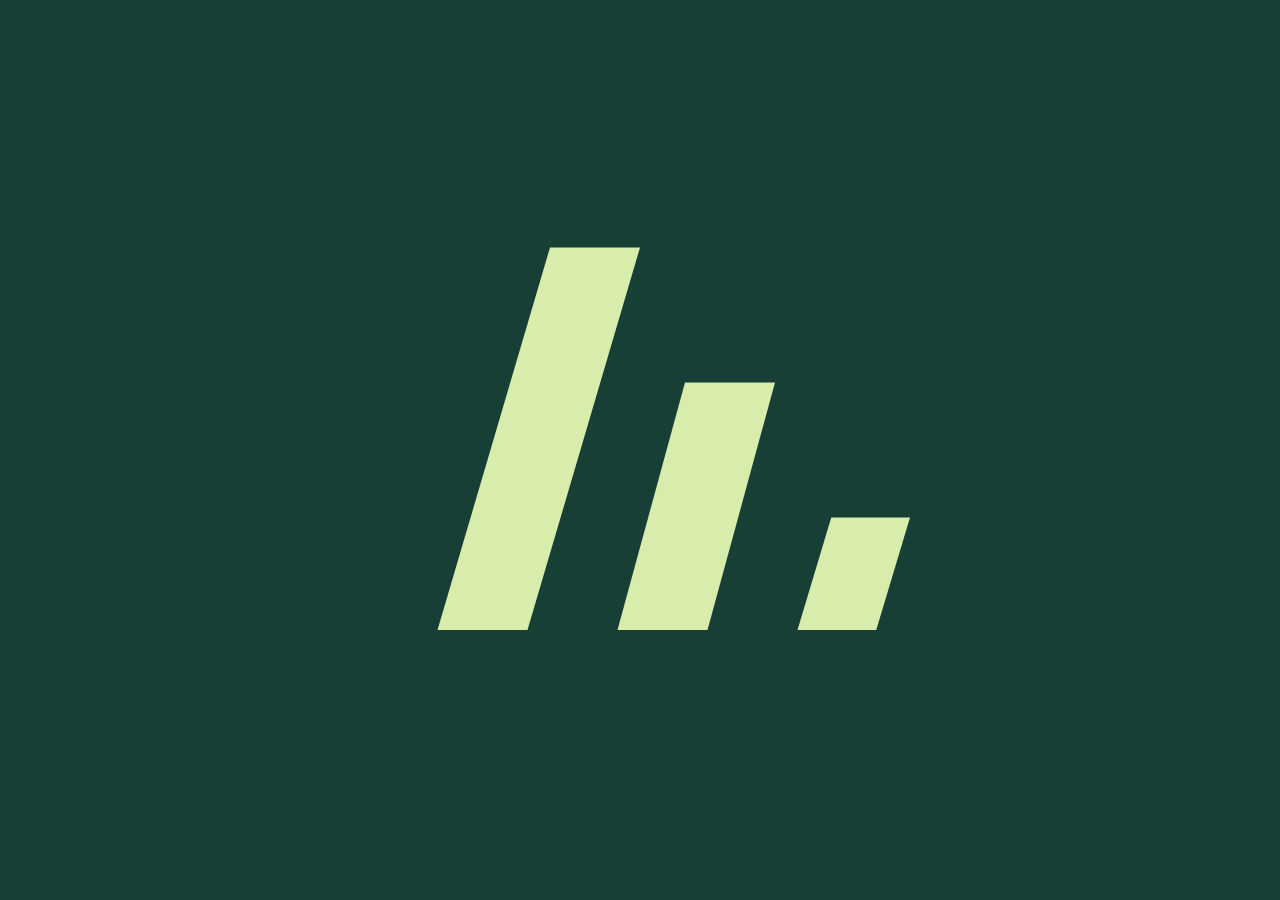
<file: scripts/icon.html>
<!doctype html>
<html lang="en">
  <head>
    <meta charset="utf-8" />
    <meta name="robots" content="noindex" />
    <title>Project icon</title>
    <style>
      html,
      body {
        margin: 0;
        padding: 0;
        width: 100%;
        height: 100%;
        background: #173f35;
      }
      img {
        width: 100%;
        height: 100%;
        display: block;
      }
    </style>
  </head>
  <body>
    <img src="../assets/mark.svg" alt="Agentic Consensus" />
  </body>
</html>
</file>
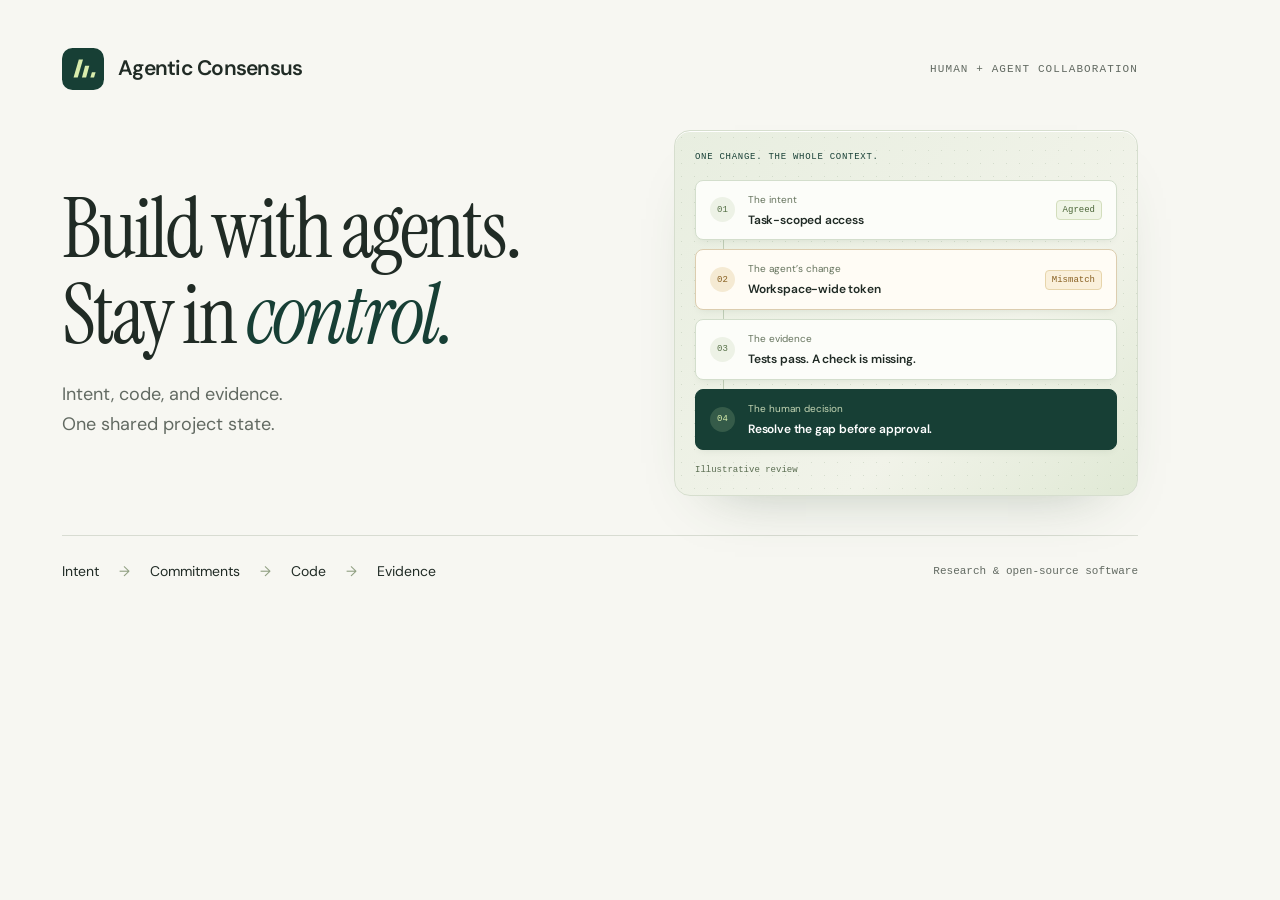
<file: scripts/social-card.html>
<!doctype html>
<html lang="en">
  <head>
    <meta charset="utf-8" />
    <meta name="robots" content="noindex" />
    <title>Agentic Consensus share card</title>
    <link rel="stylesheet" href="../styles.css" />
    <style>
      html,
      body {
        width: 1200px;
        height: 630px;
        overflow: hidden;
      }
      .card {
        padding: 48px 62px;
        height: 630px;
        display: flex;
        flex-direction: column;
        position: relative;
      }
      .card-top {
        display: flex;
        justify-content: space-between;
        align-items: center;
      }
      .card-top .brand {
        font-size: 21px;
        gap: 14px;
      }
      .card-top .brand img {
        width: 42px;
        height: 42px;
      }
      .card-top > span:not(.brand) {
        font: 11px var(--mono);
        color: var(--muted);
        letter-spacing: 0.1em;
      }
      .card h1 {
        font-size: 83px;
        line-height: 1.04;
        margin-top: 0;
        letter-spacing: -0.035em;
      }
      .card h1 em {
        color: var(--green);
      }
      .card-bottom {
        display: flex;
        justify-content: space-between;
        align-items: center;
        margin-top: auto;
        border-top: 1px solid var(--line);
        padding-top: 24px;
      }
      .chain {
        display: flex;
        gap: 20px;
        align-items: center;
        font-size: 14px;
      }
      .chain i {
        font-style: normal;
        color: #8f9f81;
      }
      .card-bottom > span {
        font: 11px var(--mono);
        color: var(--muted);
      }
      .card-body {
        display: grid;
        grid-template-columns: 1.25fr 1fr;
        align-items: center;
        gap: 32px;
        margin-top: 40px;
      }
      .card-body > .card-copy > p {
        font-size: 18px;
        line-height: 1.65;
        margin-top: 22px;
        max-width: 410px;
      }
      .hero-trace {
        padding: 20px;
      }
      .trace-node {
        min-height: 60px;
        padding: 11px 14px;
      }
      .trace-content strong {
        font-size: 12px;
      }
      .trace-nodes {
        gap: 9px;
      }
      .trace-caption {
        margin-top: 15px;
      }
      .trace-heading {
        margin-bottom: 15px;
      }
      .trace-nodes::before {
        animation: none;
      }
    </style>
  </head>
  <body>
    <div class="card">
      <div class="card-top">
        <span class="brand"
          ><img src="../assets/mark.svg" alt="" />Agentic Consensus</span
        ><span>HUMAN + AGENT COLLABORATION</span>
      </div>
      <div class="card-body">
        <div class="card-copy">
          <h1>Build with agents.<br />Stay in <em>control.</em></h1>
          <p>Intent, code, and evidence.<br />One shared project state.</p>
        </div>
        <div class="hero-trace">
          <div class="trace-heading">
            <span class="eyebrow">One change. The whole context.</span>
          </div>
          <div class="trace-nodes">
            <div class="trace-node">
              <span class="trace-index">01</span
              ><span class="trace-content"
                ><small>The intent</small
                ><strong>Task-scoped access</strong></span
              ><span class="trace-tag">Agreed</span>
            </div>
            <div class="trace-node trace-change">
              <span class="trace-index">02</span
              ><span class="trace-content"
                ><small>The agent’s change</small
                ><strong>Workspace-wide token</strong></span
              ><span class="trace-tag amber">Mismatch</span>
            </div>
            <div class="trace-node">
              <span class="trace-index">03</span
              ><span class="trace-content"
                ><small>The evidence</small
                ><strong>Tests pass. A check is missing.</strong></span
              >
            </div>
            <div class="trace-node trace-human">
              <span class="trace-index">04</span
              ><span class="trace-content"
                ><small>The human decision</small
                ><strong>Resolve the gap before approval.</strong></span
              >
            </div>
          </div>
          <p class="trace-caption">Illustrative review</p>
        </div>
      </div>
      <div class="card-bottom">
        <div class="chain">
          <span>Intent</span><i>→</i><span>Commitments</span><i>→</i
          ><span>Code</span><i>→</i><span>Evidence</span>
        </div>
        <span>Research &amp; open-source software</span>
      </div>
    </div>
  </body>
</html>
</file>
<file: styles.css>
@font-face {
  font-family: DM Sans;
  src: url("./assets/fonts/dm-sans.ttf") format("truetype");
  font-weight: 400;
  font-display: swap;
}
@font-face {
  font-family: DM Sans;
  src: url("./assets/fonts/dm-sans-semibold.ttf") format("truetype");
  font-weight: 600 800;
  font-display: swap;
}
@font-face {
  font-family: Instrument Serif;
  src: url("./assets/fonts/instrument-serif.ttf") format("truetype");
  font-weight: 400;
  font-display: swap;
}
@font-face {
  font-family: Instrument Serif;
  src: url("./assets/fonts/instrument-serif-italic.ttf") format("truetype");
  font-weight: 400;
  font-style: italic;
  font-display: swap;
}
:root {
  --paper: #f7f7f2;
  --white: #fff;
  --ink: #202b25;
  --muted: #626a62;
  --line: #d8dcd2;
  --green: #173f35;
  --green-soft: #e8edde;
  --lime: #d8ecac;
  --mono: "SFMono-Regular", Consolas, "Liberation Mono", monospace;
  --serif: "Instrument Serif", Georgia, serif;
  --sans: "DM Sans", Arial, sans-serif;
  --wrap: 1200px;
}
* {
  box-sizing: border-box;
}
html {
  scroll-behavior: smooth;
  scroll-padding-top: 110px;
}
body {
  margin: 0;
  color: var(--ink);
  background: var(--paper);
  font: 16px/1.6 var(--sans);
  -webkit-font-smoothing: antialiased;
}
a {
  color: inherit;
  text-decoration: none;
}
button {
  font: inherit;
  color: inherit;
  cursor: pointer;
}
button,
a {
  -webkit-tap-highlight-color: transparent;
}
button {
  border: 0;
  background: none;
}
img {
  max-width: 100%;
  display: block;
}
h1,
h2,
h3,
p,
blockquote {
  margin: 0;
}
h1,
h2 {
  font-family: var(--serif);
  font-weight: 400;
  line-height: 1.05;
  letter-spacing: -0.025em;
}
h1 em,
h2 em {
  font-weight: 400;
  color: var(--green);
}
h3 {
  line-height: 1.35;
}
p {
  color: var(--muted);
}
strong,
b {
  font-weight: 600;
}
::selection {
  color: var(--green);
  background: var(--lime);
}
:focus-visible {
  outline: 3px solid #6b8751;
  outline-offset: 5px;
  border-radius: 2px;
}
[hidden] {
  display: none !important;
}
.wrap {
  width: min(var(--wrap), calc(100% - 112px));
  margin-inline: auto;
}
.section-space {
  padding-block: 108px;
}
.eyebrow {
  font-family: var(--mono);
  font-size: 11px;
  line-height: 1.5;
  letter-spacing: 0.12em;
  text-transform: uppercase;
  color: var(--green);
  font-weight: 400;
}
.skip-link {
  position: fixed;
  top: 8px;
  left: 16px;
  transform: translateY(-200%);
  z-index: 100;
  background: var(--green);
  color: white;
  padding: 12px 20px;
}
.skip-link:focus {
  transform: none;
}
.status-dot {
  width: 6px;
  height: 6px;
  background: currentColor;
  border-radius: 50%;
  display: inline-block;
  flex-shrink: 0;
}
.site-header {
  position: sticky;
  top: 0;
  z-index: 20;
  border-bottom: 1px solid var(--line);
  background: rgba(247, 247, 242, 0.96);
  backdrop-filter: blur(16px);
}
.header-inner {
  width: min(1320px, calc(100% - 80px));
  height: 80px;
  margin: auto;
  display: flex;
  align-items: center;
  justify-content: space-between;
  gap: 26px;
}
.brand {
  display: inline-flex;
  align-items: center;
  gap: 11px;
  font-size: 16px;
  font-weight: 600;
  white-space: nowrap;
  letter-spacing: -0.035em;
}
.top-nav {
  display: flex;
  align-items: center;
  gap: 34px;
}
.top-nav a {
  font-size: 13px;
  color: var(--muted);
  padding-block: 14px;
  transition: color 0.18s;
}
.top-nav a:hover,
.top-nav a[aria-current] {
  color: var(--green);
}
.header-code {
  display: flex;
  gap: 10px;
  align-items: center;
  min-height: 44px;
  font-size: 13px;
  font-weight: 600;
}
.header-code svg {
  width: 18px;
  fill: none;
  stroke: currentColor;
  stroke-width: 1.5;
  stroke-linecap: round;
  stroke-linejoin: round;
}
.menu-toggle,
.mobile-nav {
  display: none;
}
.hero {
  padding-top: 58px;
}
.hero-eyebrow {
  display: flex;
  align-items: center;
  justify-content: space-between;
  gap: 20px;
  margin-bottom: 33px;
}
.hero-eyebrow .eyebrow {
  display: flex;
  gap: 11px;
  align-items: center;
}
.edition {
  font-family: var(--mono);
  font-size: 10px;
  color: var(--muted);
  letter-spacing: 0.02em;
}
.hero h1 {
  font-size: clamp(64px, 7.8vw, 112px);
  max-width: 1190px;
  line-height: 1.01;
  letter-spacing: -0.035em;
}
.hero h1 em {
  white-space: nowrap;
}
.hero-bottom {
  margin-top: 35px;
  display: flex;
  gap: 60px;
  justify-content: space-between;
  align-items: center;
}
.hero-description {
  max-width: 575px;
  font-size: 17px;
  line-height: 1.75;
}
.hero-description strong {
  color: var(--ink);
}
.hero-actions {
  display: flex;
  gap: 10px;
  flex-shrink: 0;
}
.button {
  min-height: 50px;
  padding: 12px 20px;
  border: 1px solid var(--line);
  border-radius: 5px;
  display: inline-flex;
  justify-content: center;
  align-items: center;
  gap: 24px;
  font-size: 13px;
  font-weight: 600;
  line-height: 1.5;
  transition:
    background 0.2s,
    transform 0.2s,
    border-color 0.2s;
}
.button.primary {
  color: var(--paper);
  background: var(--green);
  border-color: var(--green);
}
.button.primary:hover {
  background: #265544;
  border-color: #265544;
}
.button.secondary:hover {
  background: #eceee6;
  border-color: #bdc5b6;
}
.button:hover {
  transform: translateY(-2px);
}
.button span {
  font-size: 18px;
  font-weight: 400;
}
.walkthrough {
  padding-top: 60px;
}
.walkthrough-intro {
  display: flex;
  justify-content: space-between;
  gap: 80px;
  align-items: flex-end;
  margin-bottom: 32px;
}
.walkthrough-intro h2 {
  font-size: 43px;
  line-height: 1.08;
  margin-top: 16px;
}
.walkthrough-intro > p {
  max-width: 390px;
  font-size: 14px;
  padding-bottom: 3px;
}
.review-demo {
  border: 1px solid #b8c4b7;
  border-radius: 10px;
  overflow: hidden;
  background: var(--white);
  box-shadow: 0 18px 40px -26px #18372940;
}
.demo-topbar {
  display: flex;
  align-items: center;
  justify-content: space-between;
  padding: 16px 24px;
  background: var(--green);
  color: #e4eade;
  gap: 20px;
  font-size: 11px;
}
.demo-name {
  display: flex;
  gap: 10px;
  align-items: center;
  flex-wrap: wrap;
  font-weight: 600;
}
.demo-name img {
  border: 1px solid #527162;
  border-radius: 6px;
}
.demo-name > span:last-child {
  font-weight: 400;
  color: #c5d2c6;
}
.demo-divider {
  color: #839a8c;
  margin-inline: 7px;
}
.demo-label {
  font-family: var(--mono);
  font-size: 10px;
  color: #c5d2c6;
  white-space: nowrap;
}
.demo-body {
  display: grid;
  grid-template-columns: 290px minmax(0, 1fr);
}
.demo-tabs {
  padding: 28px 15px;
  background: #eff1e9;
  border-right: 1px solid var(--line);
  display: flex;
  flex-direction: column;
  gap: 7px;
}
.demo-tabs button {
  display: flex;
  gap: 13px;
  align-items: flex-start;
  padding: 18px 14px;
  border: 1px solid transparent;
  border-radius: 5px;
  line-height: 1.4;
  text-align: left;
  font-size: 12px;
  color: #536456;
  transition: background 0.2s;
}
.demo-tabs button small {
  display: block;
  font-size: 10px;
  margin-top: 7px;
  font-weight: 400;
  color: #596459;
}
.demo-tabs button[aria-selected="true"] {
  border-color: #b9c6b0;
  background: #fbfcf8;
  box-shadow: 0 3px 6px #18372906;
  color: var(--green);
}
.demo-tabs button:hover {
  background: #f9faf5;
}
.step-number {
  font: 10px/1.6 var(--mono);
  padding-top: 2px;
  opacity: 1;
}
.step-arrow {
  margin-left: auto;
  opacity: 0;
}
.demo-tabs button[aria-selected="true"] .step-arrow {
  opacity: 1;
}
.demo-content {
  min-width: 0;
}
.demo-panel {
  padding: 29px 38px 25px;
  min-height: 373px;
}
.panel-meta {
  display: flex;
  justify-content: space-between;
  align-items: center;
  gap: 20px;
  font: 9px/1.5 var(--mono);
  color: #606b61;
  letter-spacing: 0.06em;
}
.pill {
  padding: 5px 9px;
  background: #eef3e4;
  color: #416044;
  border: 1px solid #d6e3c4;
  border-radius: 4px;
  white-space: nowrap;
  letter-spacing: 0;
}
.pill.warning {
  background: #fcf3e3;
  border-color: #e9d4ab;
  color: #8b5c20;
}
.demo-panel blockquote {
  font-family: var(--serif);
  font-size: 33px;
  line-height: 1.15;
  margin: 23px 0 14px;
}
.intent-line {
  display: flex;
  align-items: center;
  gap: 12px;
  font: 9px var(--mono);
  color: #68765b;
  width: 230px;
  margin: 17px 0;
}
.intent-line span:first-child {
  width: 17px;
  height: 17px;
  border-left: 1px solid #b8c6ac;
  border-bottom: 1px solid #b8c6ac;
  align-self: flex-start;
  margin-top: -10px;
}
.intent-line span:last-child {
  flex: 1;
  border-top: 1px solid #d4ddca;
}
.commitment {
  display: flex;
  gap: 16px;
  padding: 18px 21px;
  border: 1px solid #cfdbc2;
  border-left: 3px solid #79965b;
  background: #f4f7ed;
  border-radius: 3px;
}
.commitment-symbol {
  font: 34px var(--serif);
  color: var(--green);
  flex-shrink: 0;
}
.commitment-symbol > span {
  font: 9px var(--mono);
  vertical-align: baseline;
  margin-left: 1px;
}
.small-label {
  font: 9px var(--mono);
  color: #59664d;
}
.commitment h3 {
  font-size: 13px;
  max-width: 480px;
  margin-top: 6px;
  font-weight: 600;
}
.commitment p {
  font-size: 10px;
  margin-top: 5px;
}
.panel-note {
  font-size: 11px;
  line-height: 1.7;
  margin-top: 20px;
  max-width: 610px;
  color: #64705f;
}
.panel-note > span {
  color: #819569;
  margin-right: 6px;
}
.panel-title {
  font: 32px/1.1 var(--serif);
  margin-top: 24px;
}
.code-diff {
  margin-top: 19px;
  background: #f6f7f4;
  border: 1px solid var(--line);
  border-radius: 4px;
  overflow: hidden;
}
.code-file {
  padding: 8px 14px;
  font: 10px var(--mono);
  border-bottom: 1px solid var(--line);
  display: flex;
  justify-content: space-between;
  gap: 20px;
}
.code-file span {
  color: var(--muted);
  font: 9px var(--sans);
}
.code-diff code {
  font: 11px/1.8 var(--mono);
  display: block;
  padding: 8px 0;
  overflow: auto;
}
.code-diff code span {
  display: block;
  padding-inline: 14px;
  white-space: pre;
}
.line-removed {
  color: #965042;
  background: #fbefec;
}
.line-added {
  color: #376541;
  background: #edf5e8;
}
.relation-path {
  display: flex;
  gap: 13px;
  align-items: center;
  flex-wrap: wrap;
  font: 10px var(--mono);
  margin-top: 18px;
}
.relation-path > span:not(:nth-child(even)) {
  padding: 6px 10px;
  border: 1px solid var(--line);
  border-radius: 3px;
}
.relation-path .risk-node {
  border-color: #d3b88c !important;
  background: #fbf1dd;
  color: #8b5c20;
}
.demo-footer {
  padding: 14px 24px;
  background: #f8faf4;
  border-top: 1px solid var(--line);
  display: flex;
  justify-content: space-between;
  align-items: center;
  gap: 20px;
  font-size: 10px;
  color: #5d725b;
}
.demo-footer > span {
  display: flex;
  gap: 8px;
  align-items: center;
}
.next-step {
  min-height: 32px;
  font-size: 11px;
  display: flex;
  gap: 18px;
  align-items: center;
}
.next-step:hover {
  color: var(--green);
  text-decoration: underline;
  text-underline-offset: 4px;
}
.figure-note {
  font-size: 10px;
  margin-top: 15px;
  max-width: 800px;
}
.evidence-list {
  margin-top: 22px;
}
.evidence-list > div {
  display: flex;
  justify-content: space-between;
  align-items: center;
  gap: 18px;
  padding: 12px 0;
  border-bottom: 1px solid #e6e9e1;
  font-size: 12px;
}
.evidence-list small {
  display: block;
  font-size: 10px;
  color: #636e5d;
  margin-top: 3px;
}
.evidence-status {
  font: 9px/1.6 var(--mono);
  padding: 3px 7px;
  border-radius: 3px;
  white-space: nowrap;
}
.evidence-status.pass {
  color: #3d694c;
  background: #edf5e8;
}
.evidence-status.stale {
  color: #936223;
  background: #fbf1dd;
}
.evidence-status.missing {
  color: #8f5243;
  background: #f8eeea;
}
.decision-reason {
  display: flex;
  align-items: center;
  gap: 16px;
  padding: 18px 20px;
  border: 1px solid #dfcaa7;
  background: #fcf7ec;
  border-radius: 4px;
  margin-top: 23px;
  font-size: 13px;
}
.decision-reason p {
  font-size: 11px;
  margin-top: 5px;
}
.decision-icon {
  display: grid;
  place-items: center;
  border: 1px solid #bd935d;
  width: 26px;
  height: 26px;
  border-radius: 50%;
  color: #936223;
  flex-shrink: 0;
}
.decision-options {
  display: flex;
  flex-wrap: wrap;
  gap: 8px;
  font-size: 9px;
  margin-top: 17px;
}
.decision-options span {
  border: 1px solid var(--line);
  border-radius: 3px;
  padding: 6px 9px;
}
.section-heading h2 {
  font-size: 55px;
  margin-top: 20px;
}
.section-heading > p:last-child {
  font-size: 15px;
  line-height: 1.85;
  max-width: 480px;
  margin-top: 24px;
}
.concept {
  display: grid;
  grid-template-columns: 1fr 1.2fr;
  column-gap: 90px;
}
.concept .section-heading h2 {
  font-size: 53px;
}
.state-model article {
  display: flex;
  align-items: center;
  gap: 24px;
  border-bottom: 1px solid var(--line);
  padding: 22px 18px;
}
.state-model article:first-child {
  border-top: 1px solid var(--line);
}
.state-model .state-highlight {
  background: var(--green-soft);
}
.state-symbol {
  font: 43px/1 var(--serif);
  min-width: 45px;
  color: var(--green);
}
.state-symbol sup {
  font: 16px var(--serif);
  vertical-align: super;
  margin-left: 3px;
}
.state-model h3 {
  font-size: 14px;
  margin-bottom: 6px;
}
.state-model p {
  font-size: 12px;
  line-height: 1.65;
  max-width: 290px;
}
.state-verb {
  margin-left: auto;
  font: 9px var(--mono);
  text-transform: uppercase;
  letter-spacing: 0.08em;
  color: #56654b;
}
.concept-bottom {
  grid-column: 1/-1;
  display: grid;
  grid-template-columns: 1fr 1.2fr;
  gap: 90px;
  margin-top: 38px;
  padding-top: 24px;
  border-top: 1px solid var(--line);
}
.concept-bottom p {
  font-size: 12px;
  line-height: 1.8;
}
.concept-bottom strong {
  color: var(--green);
}
.workspace-section {
  background: #edf0e7;
  border-block: 1px solid var(--line);
}
.split-heading {
  display: flex;
  gap: 70px;
  justify-content: space-between;
  align-items: flex-end;
}
.split-heading > p:last-child {
  margin: 0;
  max-width: 375px;
  font-size: 14px;
}
.workspace-showcase {
  margin-top: 38px;
  background: #fff;
  border: 1px solid #ccd4c5;
  border-radius: 7px;
  overflow: hidden;
  box-shadow: 0 24px 55px -35px #213b303b;
}
.showcase-toolbar {
  display: flex;
  justify-content: space-between;
  align-items: center;
  border-bottom: 1px solid var(--line);
  padding: 7px 18px;
  background: #f8faf5;
}
.showcase-tabs {
  display: flex;
  gap: 5px;
}
.showcase-tabs button {
  font-size: 11px;
  min-height: 40px;
  padding: 8px 15px;
  border-radius: 3px;
  color: var(--muted);
}
.showcase-tabs button[aria-selected="true"] {
  background: #e8eede;
  color: var(--green);
  font-weight: 600;
}
.showcase-tabs button:hover {
  background: #eef2e7;
}
.capture-label {
  font: 9px var(--mono);
  color: #67735e;
}
.screenshot-link {
  display: block;
  position: relative;
  overflow: hidden;
}
.screenshot-link img {
  width: 100%;
  height: auto;
}
.image-expand {
  position: absolute;
  right: 18px;
  bottom: 18px;
  font: 10px var(--sans);
  padding: 7px 11px;
  border: 1px solid var(--line);
  background: #fff;
  border-radius: 4px;
  transition: background 0.2s;
}
.screenshot-link:hover .image-expand {
  background: var(--lime);
}
.screen-caption {
  font-size: 12px;
  line-height: 1.7;
  padding: 20px 25px;
  border-top: 1px solid var(--line);
  background: #fbfcf9;
}
.screen-caption b {
  color: var(--ink);
}
.decision-screen {
  min-height: 425px;
  padding: 65px 38px;
  display: flex;
  flex-direction: column;
  justify-content: center;
  gap: 32px;
}
.decision-screen > p {
  font-size: 15px;
  max-width: 660px;
}
.workspace-details {
  display: flex;
  justify-content: space-between;
  align-items: center;
  gap: 65px;
  margin-top: 28px;
}
.workspace-details > p {
  font-size: 12px;
  line-height: 1.85;
  max-width: 730px;
}
.text-link {
  display: inline-flex;
  gap: 20px;
  align-items: center;
  font-size: 12px;
  color: var(--green);
  font-weight: 600;
  min-height: 44px;
}
.text-link:hover {
  text-decoration: underline;
  text-underline-offset: 5px;
}
.workspace-details .text-link {
  flex-shrink: 0;
}
.research {
  display: grid;
  grid-template-columns: 1fr 310px;
  gap: 105px;
}
.paper-main h2 {
  font-size: 52px;
  margin-top: 22px;
  line-height: 1.1;
}
.paper-position {
  font-size: 15px;
  margin-top: 25px;
  line-height: 1.85;
}
.authors {
  font-size: 12px;
  line-height: 2;
  margin-top: 29px;
  max-width: 650px;
}
.authors sup {
  font-size: 8px;
  color: var(--muted);
  margin-right: 2px;
}
.affiliations {
  font-size: 10px;
  line-height: 2;
  margin-top: 9px;
}
.affiliations span {
  font-size: 9px;
}
.paper-actions {
  display: flex;
  gap: 12px;
  margin-top: 25px;
}
.abstract {
  margin-top: 30px;
  border-block: 1px solid var(--line);
  font-size: 12px;
}
.abstract summary {
  padding: 16px 0;
  display: flex;
  justify-content: space-between;
  cursor: pointer;
  list-style: none;
  font-weight: 600;
}
.abstract > p {
  padding-bottom: 22px;
  line-height: 1.9;
}
.research-note {
  align-self: start;
  border-top: 2px solid var(--green);
  padding-top: 22px;
  margin-top: 5px;
}
.study-number {
  font: 98px/0.9 var(--serif);
  color: var(--green);
  margin-top: 30px;
  display: flex;
  align-items: baseline;
  gap: 14px;
}
.study-number > span {
  font: 12px var(--sans);
  color: var(--muted);
}
.research-note h3 {
  font-size: 18px;
  line-height: 1.5;
  margin-top: 25px;
  max-width: 280px;
}
.research-note > p {
  font-size: 12px;
  line-height: 1.85;
  margin-top: 15px;
}
.research-note .study-limit {
  font-size: 11px;
  border-top: 1px solid var(--line);
  padding-top: 18px;
  margin-top: 20px;
}
.research-note .text-link {
  font-size: 11px;
  line-height: 1.6;
  margin-top: 14px;
}
.start-section {
  background: var(--green);
  color: #eef1e6;
  padding-block: 75px;
}
.start-grid {
  display: grid;
  grid-template-columns: 1fr 1.2fr;
  gap: 80px;
  align-items: center;
}
.start-section .eyebrow {
  color: #bad49d;
}
.start-section h2 {
  font-size: 54px;
  margin-top: 22px;
}
.start-section h2 em {
  color: var(--lime);
}
.start-section p {
  font-size: 13px;
  color: #c3d0c1;
  max-width: 370px;
  line-height: 1.9;
  margin-top: 22px;
}
.requirements {
  display: flex;
  gap: 9px;
  margin-top: 23px;
}
.requirements span {
  font: 10px var(--mono);
  padding: 5px 9px;
  border: 1px solid #587360;
  border-radius: 3px;
  color: #d4e2c7;
}
.start-section .text-link {
  color: var(--lime);
  font-size: 11px;
  margin-top: 12px;
}
.terminal {
  background: #12342c;
  border: 1px solid #42624e;
  border-radius: 6px;
  overflow: hidden;
  min-width: 0;
}
.terminal-bar {
  display: flex;
  justify-content: space-between;
  align-items: center;
  gap: 20px;
  padding: 8px 18px;
  border-bottom: 1px solid #42624e;
  font: 10px var(--mono);
  color: #c0d1b5;
}
.copy-button {
  border: 1px solid currentColor;
  border-radius: 3px;
  font: 10px var(--sans);
  padding: 7px 10px;
  min-height: 36px;
}
.copy-button:hover {
  background: #ffffff12;
}
.terminal pre {
  padding: 24px 23px;
  margin: 0;
  overflow-x: auto;
}
.terminal code {
  font: 11px/2.15 var(--mono);
  color: #d5e4c7;
}
.terminal-note {
  padding: 16px 23px;
  border-top: 1px solid #42624e;
  font-size: 10px;
  line-height: 1.9;
  color: #afc4aa;
}
.terminal-note code {
  font-size: 10px;
  overflow-wrap: anywhere;
  line-height: 1.9;
}
.resources .split-heading > p {
  max-width: 300px;
}
.resource-list {
  margin-top: 35px;
}
.resource-list > a {
  display: grid;
  grid-template-columns: 42px minmax(0, 1fr) auto 40px;
  align-items: center;
  gap: 20px;
  border-top: 1px solid var(--line);
  padding: 25px 8px;
  transition:
    background 0.2s,
    padding 0.2s;
}
.resource-list > a:last-child {
  border-bottom: 1px solid var(--line);
}
.resource-list > a:hover {
  padding-inline: 18px;
  background: #edf0e6;
}
.resource-index {
  font: 11px var(--mono);
  color: #626d59;
}
.resource-list b {
  font-size: 18px;
  font-weight: 400;
}
.resource-list small {
  display: block;
  font-size: 12px;
  color: var(--muted);
  margin-top: 5px;
}
.resource-kind {
  font: 10px var(--mono);
  color: #65715e;
}
.resource-arrow {
  font-size: 25px;
  text-align: right;
  font-weight: 400;
}
.citation {
  margin-top: 38px;
  border: 1px solid var(--line);
  border-radius: 5px;
  background: #eff1e9;
}
.citation-heading {
  padding: 12px 22px;
  display: flex;
  justify-content: space-between;
  gap: 20px;
  align-items: center;
  border-bottom: 1px solid var(--line);
}
.citation-heading h3 {
  font-size: 12px;
  font-weight: 400;
}
.citation pre {
  padding: 20px 22px;
  margin: 0;
  max-width: 100%;
  overflow-x: auto;
  white-space: pre;
  overflow-wrap: normal;
  word-break: normal;
  font: 11px/1.9 var(--mono);
  color: #51644b;
}
.citation .copy-button {
  color: #536d45;
}
.faq {
  padding-bottom: 85px;
  display: grid;
  grid-template-columns: 1fr 1.4fr;
  gap: 100px;
}
.faq h2 {
  font-size: 44px;
  margin-top: 20px;
}
.faq-list details {
  border-top: 1px solid var(--line);
}
.faq-list details:last-child {
  border-bottom: 1px solid var(--line);
}
summary::-webkit-details-marker {
  display: none;
}
.faq summary {
  list-style: none;
  display: flex;
  justify-content: space-between;
  gap: 24px;
  align-items: center;
  cursor: pointer;
  padding: 20px 0;
  font-size: 13px;
}
.faq summary > span,
.abstract summary > span {
  font-size: 20px;
  line-height: 1;
  color: #72845f;
  transition: transform 0.2s;
}
details[open] > summary > span {
  transform: rotate(45deg);
}
.faq details p {
  font-size: 12px;
  line-height: 1.9;
  padding-bottom: 22px;
  max-width: 650px;
}
.closing {
  border-top: 1px solid var(--line);
  padding-block: 65px 70px;
  display: flex;
  justify-content: space-between;
  align-items: center;
  gap: 40px;
}
.closing p {
  font: 57px/1.05 var(--serif);
  color: var(--ink);
  letter-spacing: -0.02em;
}
.closing em {
  color: var(--green);
}
.site-footer {
  display: flex;
  justify-content: space-between;
  align-items: center;
  gap: 26px;
  border-top: 1px solid var(--line);
  padding-block: 24px 35px;
}
.site-footer .brand {
  font-size: 12px;
}
.site-footer > span {
  font-size: 10px;
  color: var(--muted);
}
.site-footer > div {
  display: flex;
  gap: 24px;
  font-size: 10px;
  color: var(--green);
}
.site-footer a:not(.brand):hover {
  text-decoration: underline;
}
.toast {
  position: fixed;
  bottom: 24px;
  left: 50%;
  transform: translate(-50%, 15px);
  padding: 12px 20px;
  background: var(--green);
  color: var(--paper);
  border: 1px solid #63846a;
  border-radius: 5px;
  z-index: 50;
  box-shadow: 0 5px 30px #1a392833;
  font-size: 12px;
  max-width: calc(100% - 32px);
  width: max-content;
  opacity: 0;
  visibility: hidden;
  transition:
    opacity 0.2s,
    transform 0.2s;
}
.toast.is-visible {
  opacity: 1;
  visibility: visible;
  transform: translate(-50%, 0);
}
@media (min-width: 1500px) {
  .hero {
    padding-top: 70px;
  }
  .hero h1 {
    font-size: 116px;
  }
  .hero-bottom {
    margin-top: 42px;
  }
}
@media (max-width: 1100px) {
  .wrap {
    width: calc(100% - 80px);
  }
  .hero h1 {
    font-size: 8vw;
  }
  .hero-bottom {
    gap: 35px;
  }
  .hero-description {
    font-size: 15px;
  }
  .hero-actions {
    flex-direction: column;
    gap: 8px;
  }
  .button {
    min-height: 46px;
    padding: 10px 17px;
  }
  .concept {
    gap: 50px;
  }
  .concept-bottom {
    gap: 50px;
    margin-top: 0;
  }
  .research {
    gap: 60px;
    grid-template-columns: 1fr 270px;
  }
  .paper-main h2 {
    font-size: 45px;
  }
  .start-grid {
    gap: 40px;
  }
  .demo-body {
    grid-template-columns: 255px minmax(0, 1fr);
  }
  .demo-panel {
    padding: 26px;
  }
  .demo-tabs button {
    padding: 18px 10px;
  }
  .section-heading h2 {
    font-size: 47px;
  }
  .split-heading {
    gap: 40px;
  }
  .split-heading > p:last-child {
    max-width: 300px;
  }
  .concept .section-heading h2 {
    font-size: 45px;
  }
  .state-verb {
    display: none;
  }
  .site-footer > span {
    max-width: 240px;
  }
  .faq {
    gap: 50px;
  }
  .walkthrough-intro {
    gap: 40px;
  }
}
@media (max-width: 800px) {
  html {
    scroll-padding-top: 88px;
  }
  .wrap {
    width: calc(100% - 48px);
  }
  .header-inner {
    width: calc(100% - 48px);
    height: 68px;
    gap: 20px;
  }
  .brand {
    font-size: 14px;
    gap: 9px;
  }
  .brand img {
    width: 30px;
    height: 30px;
  }
  .top-nav {
    gap: 18px;
  }
  .top-nav a {
    font-size: 11px;
  }
  .header-code {
    font-size: 12px;
  }
  .hero {
    padding-top: 38px;
  }
  .hero-eyebrow {
    margin-bottom: 28px;
  }
  .edition {
    font-size: 8px;
    max-width: 170px;
    text-align: right;
  }
  .hero h1 {
    font-size: 8.3vw;
  }
  .hero-bottom {
    margin-top: 25px;
    gap: 30px;
  }
  .hero-description {
    font-size: 14px;
  }
  .hero-actions {
    gap: 8px;
  }
  .button {
    font-size: 11px;
    gap: 16px;
    min-height: 44px;
  }
  .walkthrough {
    padding-top: 42px;
  }
  .walkthrough-intro h2 {
    font-size: 35px;
  }
  .walkthrough-intro > p {
    font-size: 12px;
    max-width: 260px;
  }
  .demo-topbar {
    padding: 13px 17px;
  }
  .demo-body {
    grid-template-columns: 220px minmax(0, 1fr);
  }
  .demo-tabs {
    padding: 22px 10px;
    gap: 6px;
  }
  .demo-tabs button {
    gap: 9px;
    font-size: 11px;
    padding: 16px 10px;
  }
  .demo-tabs button small {
    font-size: 9px;
  }
  .demo-panel {
    min-height: 385px;
    padding: 24px 20px;
  }
  .panel-meta {
    font-size: 8px;
    gap: 9px;
  }
  .pill {
    font-size: 8px;
    padding: 4px 6px;
  }
  .demo-panel blockquote {
    font-size: 27px;
    margin-top: 22px;
  }
  .commitment {
    padding: 15px 13px;
    gap: 12px;
  }
  .commitment h3 {
    font-size: 12px;
  }
  .commitment p {
    font-size: 9px;
  }
  .commitment-symbol {
    font-size: 28px;
  }
  .panel-note {
    font-size: 10px;
    margin-top: 15px;
  }
  .demo-footer {
    font-size: 9px;
    padding: 10px 17px;
  }
  .next-step {
    font-size: 10px;
    gap: 10px;
  }
  .panel-title {
    font-size: 27px;
  }
  .code-diff code {
    font-size: 9px;
  }
  .code-file {
    font-size: 9px;
    gap: 6px;
  }
  .relation-path {
    font-size: 8px;
    gap: 6px;
  }
  .relation-path > span:not(:nth-child(even)) {
    padding: 5px 6px;
  }
  .evidence-list > div {
    font-size: 10px;
    gap: 7px;
  }
  .evidence-list small {
    font-size: 9px;
    max-width: 155px;
  }
  .evidence-status {
    font-size: 8px;
    padding: 3px 4px;
  }
  .decision-reason {
    padding: 15px;
    gap: 12px;
    font-size: 12px;
  }
  .decision-reason p {
    font-size: 10px;
  }
  .section-space {
    padding-block: 75px;
  }
  .concept {
    grid-template-columns: 1fr;
    gap: 35px;
  }
  .concept .section-heading h2,
  .section-heading h2 {
    font-size: 46px;
  }
  .concept .section-heading > p {
    max-width: 580px;
    font-size: 14px;
    margin-top: 20px;
  }
  .state-model article {
    padding: 18px;
    gap: 25px;
  }
  .state-model p {
    max-width: 440px;
  }
  .state-verb {
    display: block;
  }
  .concept-bottom {
    grid-template-columns: 1fr 1fr;
    gap: 35px;
    margin-top: 0;
    padding-top: 22px;
  }
  .split-heading {
    display: block;
  }
  .split-heading > p:last-child {
    max-width: 600px;
    margin-top: 20px;
    font-size: 14px;
  }
  .workspace-showcase {
    margin-top: 28px;
  }
  .capture-label {
    font-size: 8px;
  }
  .showcase-tabs button {
    font-size: 10px;
    padding: 8px 12px;
  }
  .showcase-toolbar {
    padding-inline: 12px;
  }
  .workspace-details {
    gap: 30px;
    align-items: flex-start;
  }
  .workspace-details > p {
    font-size: 11px;
  }
  .workspace-details .text-link {
    font-size: 11px;
    gap: 10px;
  }
  .screen-caption {
    font-size: 11px;
    padding: 16px 20px;
  }
  .decision-screen {
    min-height: 340px;
    padding: 38px 24px;
    gap: 25px;
  }
  .research {
    grid-template-columns: 1fr;
    gap: 50px;
  }
  .paper-main h2 {
    font-size: 46px;
    max-width: 650px;
  }
  .research-note {
    max-width: none;
    padding-top: 22px;
    display: grid;
    grid-template-columns: 140px 1fr;
    column-gap: 30px;
  }
  .research-note > .eyebrow {
    grid-column: 1/-1;
  }
  .study-number {
    grid-row: 2/4;
    display: block;
  }
  .study-number > span {
    display: block;
    margin-top: 15px;
  }
  .research-note h3 {
    max-width: none;
  }
  .research-note > p {
    margin-top: 12px;
  }
  .research-note .study-limit,
  .research-note .text-link {
    grid-column: 2;
  }
  .start-section {
    padding-block: 60px;
  }
  .start-grid {
    grid-template-columns: 1fr;
    gap: 30px;
  }
  .start-section h2 {
    font-size: 48px;
  }
  .start-section p {
    max-width: 550px;
  }
  .terminal code {
    font-size: 12px;
  }
  .faq {
    gap: 35px;
    grid-template-columns: 1fr;
    padding-bottom: 65px;
  }
  .closing {
    padding-block: 45px;
  }
  .closing p {
    font-size: 44px;
  }
  .site-footer {
    flex-wrap: wrap;
    gap: 20px;
  }
  .site-footer > span {
    max-width: none;
    order: 3;
    width: 100%;
    font-size: 9px;
  }
  .site-footer > div {
    margin-left: auto;
  }
  .resource-list b {
    font-size: 16px;
  }
  .resource-list small {
    font-size: 11px;
  }
  .resource-kind {
    font-size: 9px;
  }
  .resource-list > a {
    gap: 14px;
    grid-template-columns: 25px minmax(0, 1fr) auto 25px;
  }
}
@media (max-width: 600px) {
  .wrap {
    width: calc(100% - 36px);
  }
  .header-inner {
    width: calc(100% - 36px);
    gap: 16px;
    height: 64px;
  }
  .top-nav {
    display: none;
  }
  .header-code {
    margin-left: auto;
    min-height: 44px;
    font-size: 11px;
    gap: 6px;
  }
  .header-code svg {
    width: 16px;
  }
  .menu-toggle:not([hidden]) {
    display: flex;
    align-items: center;
    gap: 10px;
    font-size: 11px;
    min-height: 44px;
    padding: 0 0 0 4px;
  }
  .menu-toggle > span {
    font-size: 18px;
  }
  .menu-toggle[aria-expanded="true"] > span {
    transform: rotate(45deg);
  }
  .mobile-nav:not([hidden]) {
    display: flex;
    flex-direction: column;
    padding: 5px 18px 15px;
    border-top: 1px solid var(--line);
  }
  .mobile-nav a {
    padding: 13px 0;
    font-size: 13px;
  }
  .hero {
    padding-top: 31px;
  }
  .hero-eyebrow {
    margin-bottom: 25px;
  }
  .hero-eyebrow .eyebrow {
    font-size: 9px;
    letter-spacing: 0.07em;
    gap: 8px;
  }
  .edition {
    display: none;
  }
  .hero h1 {
    font-size: clamp(43px, 9.5vw, 58px);
    line-height: 1.07;
    letter-spacing: -0.032em;
  }
  .hero-bottom {
    display: block;
    margin-top: 22px;
  }
  .hero-description {
    font-size: 14px;
    line-height: 1.8;
    max-width: 450px;
  }
  .hero-actions {
    flex-direction: row;
    margin-top: 23px;
    gap: 9px;
  }
  .hero-actions .button {
    font-size: 11px;
    padding: 12px 16px;
    gap: 17px;
  }
  .walkthrough {
    padding-top: 35px;
  }
  .walkthrough-intro {
    display: block;
    margin-bottom: 22px;
  }
  .walkthrough-intro h2 {
    font-size: 35px;
    margin-top: 14px;
  }
  .walkthrough-intro > p {
    max-width: 400px;
    font-size: 13px;
    margin-top: 19px;
  }
  .eyebrow {
    font-size: 10px;
  }
  .demo-topbar {
    align-items: flex-start;
    flex-direction: column;
    gap: 6px;
    padding: 13px 14px;
  }
  .demo-name {
    font-size: 10px;
    gap: 7px;
  }
  .demo-name img {
    width: 22px;
    height: 22px;
  }
  .demo-divider {
    margin-inline: 1px;
  }
  .demo-label {
    font-size: 8px;
    margin-left: 29px;
  }
  .demo-body {
    display: block;
  }
  .demo-tabs {
    display: grid;
    grid-template-columns: repeat(4, minmax(0, 1fr));
    gap: 4px;
    padding: 10px 8px;
    border-right: 0;
    border-bottom: 1px solid var(--line);
  }
  .demo-tabs button {
    flex-direction: column;
    gap: 6px;
    align-items: flex-start;
    padding: 10px 7px;
    font-size: 10px;
    min-height: 81px;
    line-height: 1.35;
  }
  .demo-tabs button small,
  .step-arrow {
    display: none;
  }
  .step-number {
    font-size: 9px;
    padding: 0;
  }
  .demo-panel {
    padding: 23px 18px 20px;
    min-height: 358px;
  }
  .panel-meta {
    font-size: 8px;
    gap: 6px;
  }
  .demo-panel blockquote {
    font-size: 28px;
    margin: 22px 0 18px;
  }
  .commitment {
    padding: 15px 12px;
    gap: 12px;
  }
  .commitment h3 {
    font-size: 12px;
    line-height: 1.5;
  }
  .commitment p {
    font-size: 10px;
    line-height: 1.7;
  }
  .panel-note {
    font-size: 10px;
    margin-top: 17px;
  }
  .demo-footer {
    align-items: flex-start;
    flex-direction: column;
    gap: 8px;
    padding: 13px 15px;
  }
  .demo-footer > span {
    font-size: 9px;
  }
  .next-step {
    align-self: flex-end;
    font-size: 11px;
    min-height: 36px;
  }
  .figure-note {
    font-size: 9px;
    line-height: 1.7;
  }
  .panel-title {
    font-size: 29px;
    margin-top: 24px;
  }
  .code-diff code {
    font-size: 9px;
  }
  .code-file {
    font-size: 9px;
  }
  .relation-path {
    font-size: 8px;
    gap: 7px;
    line-height: 1.8;
  }
  .evidence-list > div {
    font-size: 11px;
    gap: 7px;
    padding: 12px 0;
  }
  .evidence-list small {
    font-size: 9px;
    max-width: 170px;
  }
  .evidence-status {
    font-size: 8px;
  }
  .decision-options {
    font-size: 8px;
    gap: 5px;
  }
  .section-space {
    padding-block: 58px;
  }
  .concept {
    gap: 26px;
  }
  .concept .section-heading h2,
  .section-heading h2 {
    font-size: 38px;
  }
  .section-heading h2 {
    margin-top: 16px;
  }
  .concept .section-heading > p {
    font-size: 13px;
    margin-top: 19px;
  }
  .state-model article {
    padding: 20px 10px;
    gap: 20px;
  }
  .state-symbol {
    font-size: 40px;
    min-width: 34px;
  }
  .state-model h3 {
    font-size: 13px;
  }
  .state-model p {
    font-size: 11px;
  }
  .state-verb {
    display: none;
  }
  .concept-bottom {
    display: block;
    margin-top: 0;
    padding-top: 18px;
  }
  .concept-bottom p {
    font-size: 11px;
    line-height: 1.85;
  }
  .concept-bottom p + p {
    margin-top: 15px;
  }
  .split-heading > p:last-child {
    font-size: 13px;
    margin-top: 20px;
  }
  .workspace-showcase {
    margin-top: 25px;
  }
  .showcase-toolbar {
    padding: 6px 7px;
  }
  .showcase-tabs {
    width: 100%;
    justify-content: space-between;
    gap: 2px;
  }
  .showcase-tabs button {
    font-size: 10px;
    padding: 8px 10px;
    min-height: 44px;
  }
  .capture-label {
    display: none;
  }
  .image-expand {
    bottom: 9px;
    right: 9px;
    font-size: 8px;
    padding: 6px 8px;
  }
  .screen-caption {
    font-size: 10px;
    padding: 15px;
    line-height: 1.8;
  }
  .screen-caption b {
    display: block;
    margin-bottom: 4px;
  }
  .workspace-details {
    display: block;
    margin-top: 20px;
  }
  .workspace-details > p {
    font-size: 11px;
  }
  .workspace-details .text-link {
    margin-top: 8px;
  }
  .decision-screen {
    min-height: 245px;
    padding: 30px 15px;
    gap: 25px;
  }
  .decision-screen > p {
    font-size: 11px;
    line-height: 1.85;
  }
  .decision-screen .eyebrow {
    font-size: 8px;
  }
  .research {
    gap: 43px;
  }
  .paper-main h2 {
    font-size: 37px;
  }
  .paper-position {
    font-size: 13px;
    margin-top: 22px;
  }
  .authors {
    font-size: 11px;
    margin-top: 23px;
  }
  .affiliations {
    font-size: 9px;
  }
  .paper-actions {
    gap: 9px;
    margin-top: 22px;
  }
  .paper-actions .button {
    font-size: 11px;
  }
  .research-note {
    grid-template-columns: 95px 1fr;
    column-gap: 22px;
  }
  .study-number {
    font-size: 78px;
    margin-top: 28px;
  }
  .study-number > span {
    font-size: 10px;
    margin-top: 13px;
  }
  .research-note h3 {
    font-size: 15px;
    margin-top: 23px;
  }
  .research-note > p {
    font-size: 11px;
  }
  .research-note .study-limit {
    grid-column: 1/-1;
    margin-top: 23px;
    font-size: 10px;
  }
  .research-note .text-link {
    grid-column: 1/-1;
    font-size: 10px;
    margin-top: 10px;
  }
  .start-section {
    padding-block: 49px;
  }
  .start-section h2 {
    font-size: 40px;
    margin-top: 19px;
  }
  .start-section p {
    font-size: 12px;
    margin-top: 20px;
  }
  .terminal-bar {
    padding-inline: 14px;
    gap: 12px;
    font-size: 9px;
  }
  .copy-button {
    font-size: 9px;
  }
  .terminal pre {
    padding: 19px 15px;
  }
  .terminal code {
    font-size: 10px;
  }
  .terminal-note {
    font-size: 9px;
    padding: 13px 15px;
  }
  .terminal-note code {
    font-size: 9px;
  }
  .resource-list {
    margin-top: 26px;
  }
  .resource-list > a {
    grid-template-columns: 20px minmax(0, 1fr) 20px;
    gap: 11px;
    padding: 22px 3px;
  }
  .resource-list > a:hover {
    padding-inline: 8px;
  }
  .resource-kind {
    display: none;
  }
  .resource-list b {
    font-size: 16px;
  }
  .resource-list small {
    font-size: 10px;
    line-height: 1.7;
    max-width: 245px;
  }
  .resource-arrow {
    font-size: 23px;
  }
  .resource-index {
    font-size: 9px;
  }
  .citation {
    margin-top: 30px;
  }
  .citation-heading {
    padding: 10px 14px;
  }
  .citation-heading h3 {
    font-size: 11px;
  }
  .citation pre {
    padding: 15px;
    font-size: 9px;
  }
  .faq {
    padding-bottom: 46px;
    gap: 25px;
  }
  .faq h2 {
    font-size: 35px;
    margin-top: 16px;
  }
  .faq summary {
    font-size: 12px;
    padding: 18px 0;
    gap: 20px;
  }
  .faq details p {
    font-size: 11px;
  }
  .closing {
    display: block;
    padding-block: 35px 40px;
  }
  .closing p {
    font-size: 38px;
  }
  .closing .button {
    margin-top: 24px;
    font-size: 11px;
  }
  .site-footer {
    padding-block: 23px 27px;
    gap: 17px;
  }
  .site-footer .brand {
    font-size: 11px;
    gap: 7px;
  }
  .site-footer .brand img {
    width: 25px;
    height: 25px;
  }
  .site-footer > div {
    gap: 15px;
    font-size: 9px;
  }
  .site-footer > span {
    font-size: 9px;
  }
  .toast {
    font-size: 11px;
    bottom: 16px;
    padding: 11px 15px;
    white-space: normal;
    text-align: center;
  }
}
@media (max-width: 360px) {
  .brand {
    font-size: 12px;
  }
  .header-code svg {
    display: none;
  }
  .header-inner {
    gap: 12px;
  }
  .hero h1 {
    font-size: 40px;
  }
  .hero-actions .button {
    font-size: 10px;
    padding: 11px 12px;
    gap: 13px;
  }
  .demo-panel {
    padding-inline: 14px;
  }
  .demo-tabs button {
    font-size: 9px;
    padding-inline: 5px;
  }
  .demo-name {
    font-size: 9px;
  }
  .demo-panel blockquote {
    font-size: 25px;
  }
  .evidence-status {
    font-size: 7px;
  }
  .evidence-list > div {
    font-size: 10px;
  }
  .evidence-list small {
    font-size: 8px;
    max-width: 138px;
  }
  .pill {
    font-size: 7px;
  }
  .commitment h3 {
    font-size: 11px;
  }
  .site-footer > div {
    width: 100%;
    margin-left: 0;
    justify-content: space-between;
  }
}
@media (prefers-reduced-motion: reduce) {
  html {
    scroll-behavior: auto;
  }
  *,
  *::before,
  *::after {
    animation: none !important;
    transition: none !important;
  }
  .button:hover {
    transform: none;
  }
}
@media print {
  .site-header,
  .toast,
  .copy-button,
  .menu-toggle,
  .hero-actions,
  .next-step {
    display: none !important;
  }
  .wrap {
    width: 100%;
  }
  .section-space {
    padding-block: 30px;
  }
  .review-demo,
  .workspace-showcase {
    box-shadow: none;
  }
  .demo-tabs {
    display: none;
  }
  .demo-body {
    display: block;
  }
  .demo-panel {
    break-inside: avoid;
  }
  .demo-panel[hidden],
  .screen-panel[hidden] {
    display: block !important;
  }
  .hero h1 {
    font-size: 54px;
  }
  .start-section {
    background: white;
    color: var(--ink);
  }
  .terminal {
    background: white;
  }
  .terminal code,
  .terminal-note,
  .start-section p,
  .start-section h2 em {
    color: var(--ink);
  }
  a {
    text-decoration: underline;
  }
  .site-footer {
    margin-top: 20px;
  }
}
.paper-actions {
  flex-wrap: wrap;
  align-items: center;
}
.paper-version {
  font-size: 11px;
  line-height: 1.8;
  margin-top: 17px;
  color: var(--muted);
  max-width: 570px;
}
.research-questions {
  margin-top: 23px;
}
.research-questions > div {
  display: flex;
  gap: 14px;
  padding: 17px 0;
  border-bottom: 1px solid var(--line);
}
.research-questions > div > span {
  font: 10px var(--mono);
  color: #4f603f;
  padding-top: 3px;
}
.research-questions p {
  font-size: 12px;
  line-height: 1.8;
}
.research-questions b {
  display: block;
  color: var(--ink);
  font-weight: 600;
  margin-bottom: 2px;
}
@media (max-width: 800px) {
  .research-note {
    display: block;
  }
  .research-note h3 {
    max-width: 430px;
  }
  .research-questions {
    margin-top: 15px;
  }
  .research-questions > div {
    padding: 14px 0;
  }
  .research-questions b {
    display: inline;
    margin-right: 5px;
  }
  .research-note .study-limit {
    max-width: 650px;
  }
}
@media (max-width: 600px) {
  .paper-version {
    font-size: 10px;
  }
  .research-questions p {
    font-size: 11px;
  }
  .paper-actions .text-link {
    font-size: 11px;
  }
}

/* Experience refinement: a concrete first screen, clearer reading, purposeful motion. */
:root {
  --ease-out: cubic-bezier(0.2, 0.75, 0.25, 1);
}
.hero {
  padding-top: 44px;
}
.hero-eyebrow {
  margin-bottom: 36px;
}
.hero-layout {
  display: grid;
  grid-template-columns: 1.12fr 1fr;
  align-items: center;
  gap: 48px;
}
.hero h1 {
  font-size: clamp(58px, 5.8vw, 84px);
  line-height: 1.04;
  letter-spacing: -0.035em;
}
.hero-description {
  font-size: 17px;
  line-height: 1.75;
  max-width: 470px;
  margin-top: 25px;
}
.hero-actions {
  flex-direction: row;
  flex-wrap: wrap;
  margin-top: 28px;
  gap: 10px;
}
.hero-definition {
  font-size: 12px;
  line-height: 1.8;
  max-width: 385px;
  margin-top: 26px;
}
.hero-definition strong {
  color: var(--green);
}
.hero-trace {
  position: relative;
  isolation: isolate;
  padding: 25px;
  border: 1px solid #d6dece;
  border-radius: 16px;
  background:
    radial-gradient(#acbba260 0.75px, transparent 0.75px) 0 0 / 13px 13px,
    linear-gradient(135deg, #e8eee0, #f1f3e9 65%, #e0e9d5);
  box-shadow:
    0 28px 60px -40px #34533565,
    inset 0 1px 0 #ffffff;
}
.trace-heading {
  display: flex;
  justify-content: space-between;
  align-items: center;
  gap: 14px;
  margin-bottom: 22px;
}
.trace-heading .eyebrow {
  font-size: 9px;
  letter-spacing: 0.08em;
}
.trace-nodes {
  position: relative;
  display: grid;
  gap: 12px;
}
.trace-nodes::before {
  content: "";
  position: absolute;
  left: 28px;
  top: 30px;
  bottom: 30px;
  width: 1px;
  background: #9caf91;
  transform-origin: top;
  opacity: .55;
}
.trace-node {
  position: relative;
  display: flex;
  align-items: center;
  gap: 13px;
  min-height: 78px;
  padding: 15px 16px;
  border: 1px solid #d3decc;
  border-radius: 8px;
  background: #fcfdf9;
  box-shadow: 0 4px 8px -5px #324f3225;
  transition:
    transform 0.3s var(--ease-out),
    box-shadow 0.3s,
    border-color 0.3s;
}
.trace-node:hover {
  transform: translateX(4px);
  border-color: #91aa79;
  box-shadow: -4px 5px 16px -8px #324f3260;
}
.trace-index {
  display: grid;
  place-items: center;
  width: 25px;
  height: 25px;
  flex-shrink: 0;
  border-radius: 50%;
  background: #edf2e6;
  color: #577148;
  font: 9px var(--mono);
}
.trace-content {
  min-width: 0;
  flex: 1;
}
.trace-content small {
  display: block;
  font-size: 10px;
  color: #66745e;
  margin-bottom: 4px;
}
.trace-content strong {
  display: block;
  font-size: 13px;
  line-height: 1.4;
  letter-spacing: -0.015em;
}
.trace-tag {
  font: 9px var(--mono);
  padding: 4px 6px;
  border: 1px solid #d3debd;
  border-radius: 4px;
  color: #4b6638;
  background: #f0f5e6;
}
.trace-tag.amber {
  color: #886022;
  background: #faf0db;
  border-color: #e7d5ab;
}
.trace-change {
  border-color: #dccdaf;
  background: #fffcf5;
}
.trace-change .trace-index {
  color: #886022;
  background: #f5ead3;
}
.trace-arrow {
  font-size: 16px;
  color: #718269;
}
.trace-human {
  background: var(--green);
  border-color: var(--green);
  color: #fff;
}
.trace-human .trace-index {
  background: #355b49;
  color: var(--lime);
}
.trace-human small {
  color: #c4d6b4;
}
.trace-human .trace-arrow {
  color: var(--lime);
}
.trace-caption {
  display: flex;
  align-items: center;
  gap: 7px;
  font: 9px var(--mono);
  margin-top: 20px;
  color: #596c50;
}
.trace-caption > span:last-child {
  margin-left: auto;
}
.hero-credits {
  display: grid;
  grid-template-columns: 0.85fr 2fr;
  gap: 48px;
  margin-top: 48px;
  padding-block: 30px;
  border-block: 1px solid var(--line);
}
.hero-credits .eyebrow { font-size: 9px; margin-bottom: 12px; }
.credits-heading h2 { font-size: 29px; line-height: 1.15; letter-spacing: -.02em; }
.credits-team { min-width: 0; align-self: center; }
.hero-authors { display: grid; grid-template-columns: repeat(4, max-content); justify-content: space-between; gap: 9px 18px; color: var(--ink); font-size: 14px; }
.hero-authors span { white-space: nowrap; }
.hero-authors sup { margin-left: 3px; font: 9px var(--mono); color: #687761; }
.credits-meta { display: flex; justify-content: space-between; align-items: center; gap: 20px; margin-top: 17px; }
.hero-institutions { display: flex; flex-wrap: wrap; gap: 4px 14px; font-size: 10px; }
.hero-institutions span { white-space: nowrap; }
.hero-institutions sup { font-size: 8px; }
.hero-credits .text-link { flex-shrink: 0; gap: 12px; font-size: 11px; }
@media (max-width: 1100px) {
  .hero-credits { grid-template-columns: 1fr 2fr; gap: 28px; }
  .hero-authors { font-size: 12px; gap: 8px 12px; }
  .credits-meta { align-items: flex-start; }
  .hero-institutions { gap: 3px 12px; }
}
@media (max-width: 800px) {
  .hero-credits { grid-template-columns: 1fr; gap: 22px; margin-top: 30px; }
  .credits-heading h2 br { display: none; }
  .credits-heading h2 { font-size: 27px; }
}
@media (max-width: 600px) {
  .hero-credits { padding-block: 25px; gap: 22px; }
  .credits-heading h2 br { display: initial; }
  .hero-authors { grid-template-columns: 1fr 1fr; gap: 9px 18px; font-size: 13px; }
  .credits-meta { display: block; margin-top: 18px; }
  .hero-institutions { font-size: 10px; }
  .hero-credits .text-link { margin-top: 10px; min-height: 40px; }
}
/* Deliberate feedback on navigation and controls. */
.site-header {
  transition:
    box-shadow 0.25s,
    background 0.25s;
}
.site-header.is-scrolled {
  box-shadow: 0 5px 24px -15px #173f3540;
  background: #f7f7f2f5;
}
.top-nav a {
  position: relative;
}
.top-nav a::after {
  content: "";
  position: absolute;
  left: 0;
  right: 0;
  bottom: 7px;
  height: 1px;
  background: var(--green);
  transform: scaleX(0);
  transform-origin: left;
  transition: transform 0.3s var(--ease-out);
}
.top-nav a:hover::after,
.top-nav a[aria-current]::after {
  transform: scaleX(1);
}
.button {
  border-radius: 6px;
  min-height: 50px;
  transition:
    background 0.25s,
    border-color 0.25s,
    transform 0.3s var(--ease-out),
    box-shadow 0.3s;
}
.button.primary {
  box-shadow: 0 4px 10px -6px #173f3570;
}
.button:hover {
  transform: translateY(-3px);
  box-shadow: 0 8px 15px -9px #173f3560;
}
.button:active {
  transform: translateY(0) scale(0.98);
}
.button span,
.text-link span,
.next-step span,
.menu-toggle > span {
  transition: transform 0.3s var(--ease-out);
}
.button:hover span,
.text-link:hover span {
  transform: translate(2px, -2px);
}
.next-step:hover span {
  transform: translateX(4px);
}
.resource-list > a {
  transition:
    background 0.3s,
    padding 0.3s var(--ease-out);
}
.resource-list > a:hover {
  background: #eaf0df;
  padding-inline: 18px;
}
.resource-arrow {
  transition: transform 0.3s var(--ease-out);
}
.resource-list > a:hover .resource-arrow {
  transform: translate(3px, -3px);
}

/* Reading rhythm and an explicit progress track in the illustrative review. */
.walkthrough {
  padding-top: 64px;
}
.walkthrough-intro h2 {
  font-size: 46px;
}
.walkthrough-intro > p {
  font-size: 15px;
  max-width: 375px;
}
.review-demo {
  scroll-margin-top: 20px;
  border-radius: 12px;
  box-shadow: 0 24px 55px -34px #173f3570;
}
.demo-progress {
  height: 3px;
  background: #edf2e6;
}
.demo-progress span {
  display: block;
  height: 100%;
  width: var(--step-progress, 25%);
  background: #9bb978;
  transition: width 0.55s var(--ease-out);
}
.demo-tabs {
  gap: 10px;
}
.demo-tabs button {
  font-size: 13px;
  padding-block: 18px;
  transition:
    background 0.3s,
    border-color 0.3s,
    box-shadow 0.3s;
}
.demo-tabs button small {
  font-size: 11px;
}
.demo-tabs button[aria-selected="true"] {
  border-color: #bccbab;
  box-shadow: 0 5px 15px -10px #173f3560;
}
.step-number {
  width: 23px;
  height: 23px;
  display: grid;
  place-items: center;
  border-radius: 50%;
  padding: 0;
  flex-shrink: 0;
  transition:
    color 0.3s,
    background 0.3s;
}
.demo-tabs button[aria-selected="true"] .step-number {
  color: #fff;
  background: var(--green);
}
.demo-panel {
  min-height: 382px;
  padding: 30px 38px;
}
.panel-note {
  font-size: 12px;
}
.panel-title,
.demo-panel blockquote {
  font-size: 36px;
}
.commitment h3 {
  font-size: 15px;
}
.commitment p {
  font-size: 11px;
}
.evidence-list > div {
  font-size: 13px;
}
.evidence-list small {
  font-size: 11px;
}
.evidence-status {
  font-size: 10px;
}
.decision-reason p {
  font-size: 12px;
}
.next-step {
  min-height: 40px;
  font-size: 12px;
}
.figure-note {
  font-size: 11px;
}
.state-model article {
  transition:
    background 0.25s,
    padding 0.3s var(--ease-out);
}
.state-model article:hover {
  background: #eaf0df;
  padding-left: 25px;
}
.state-model p {
  font-size: 13px;
}
.state-model h3 {
  font-size: 15px;
}
.concept-bottom p {
  font-size: 13px;
}
.workspace-showcase {
  border-radius: 10px;
}
.showcase-tabs button {
  font-size: 12px;
  min-height: 44px;
  transition: background 0.25s;
}
.screenshot-link {
  cursor: zoom-in;
}
.screenshot-link img {
  transition: transform 0.6s var(--ease-out);
}
.screenshot-link:hover img {
  transform: scale(1.012);
}
.image-expand {
  font-size: 11px;
  box-shadow: 0 4px 14px #173f3510;
}
.screen-caption {
  font-size: 13px;
}
.screen-panel > .screenshot-link {
  max-height: 640px;
  overflow: hidden;
}
.screen-panel > .screenshot-link img {
  object-fit: contain;
  max-height: 640px;
  width: 100%;
}
.workspace-details > p {
  font-size: 12px;
}
.research-note {
  border-top: 0;
  border-radius: 9px;
  background: #edf0e5;
  padding: 26px;
}
.research-note h3 {
  font: 30px/1.15 var(--serif);
  margin-top: 18px;
}
.research-questions p {
  font-size: 12px;
}
.citation {
  margin-top: 30px;
}
.citation-source summary {
  display: flex;
  justify-content: space-between;
  cursor: pointer;
  list-style: none;
  font-size: 12px;
  padding: 14px 0;
  border-top: 1px solid var(--line);
}
.citation-source pre {
  margin-top: 0;
}
summary > span {
  transition: transform 0.25s var(--ease-out);
}
details[open] > summary > span {
  transform: rotate(45deg);
}
summary::-webkit-details-marker {
  display: none;
}
.faq-list summary:hover,
.abstract summary:hover,
.citation-source summary:hover {
  color: var(--green);
}
.faq-list p {
  font-size: 13px;
}

/* Full-size inspection stays in context and supports native modal keyboard behavior. */
.image-dialog {
  width: min(1360px, 94vw);
  max-width: none;
  max-height: 94dvh;
  padding: 0;
  border: 1px solid #c9d4c0;
  border-radius: 12px;
  background: var(--paper);
  color: var(--ink);
  box-shadow: 0 40px 100px #07170f70;
}
.image-dialog::backdrop {
  background: #10251dd9;
  backdrop-filter: blur(8px);
}
.image-dialog-bar {
  display: flex;
  justify-content: space-between;
  align-items: center;
  padding: 12px 20px;
  border-bottom: 1px solid var(--line);
  gap: 20px;
}
.image-dialog-bar h2 {
  font: 14px var(--sans);
  letter-spacing: -0.02em;
}
.image-dialog-bar > div {
  display: flex;
  gap: 12px;
}
.image-dialog-bar button {
  font-size: 12px;
  min-height: 44px;
  padding: 8px 13px;
  border: 1px solid var(--line);
  border-radius: 5px;
  white-space: nowrap;
}
.image-dialog-bar button:hover {
  background: var(--green-soft);
}
.image-dialog-viewport {
  max-height: 72dvh;
  overflow: auto;
  background: #e5eadd;
}
.image-dialog-viewport img {
  width: 100%;
  max-height: 72dvh;
  object-fit: contain;
}
.image-dialog.is-zoomed .image-dialog-viewport img {
  width: auto;
  max-width: none;
  max-height: none;
}
.image-dialog-caption {
  font-size: 12px;
  line-height: 1.6;
  padding: 14px 20px;
}

@media (max-width: 1100px) {
  .hero-layout {
    gap: 30px;
    grid-template-columns: 1fr 1fr;
  }
  .hero h1 {
    font-size: 6.1vw;
  }
  .hero-description {
    font-size: 15px;
  }
  .hero-trace {
    padding: 18px;
  }
  .trace-tag {
    display: none;
  }
  .trace-node {
    padding: 14px;
    gap: 10px;
  }
  .trace-content strong {
    font-size: 12px;
  }
  .hero-actions .button {
    font-size: 12px;
    gap: 15px;
    padding-inline: 14px;
  }
  .demo-panel {
    padding: 28px;
  }
  .demo-tabs button {
    font-size: 12px;
    gap: 9px;
  }
  .demo-tabs button small {
    font-size: 10px;
  }
  .panel-title,
  .demo-panel blockquote {
    font-size: 32px;
  }
  .research {
    gap: 45px;
  }
  .research-note {
    padding: 22px;
  }
}
@media (max-width: 800px) {
  .hero-layout {
    grid-template-columns: 1fr;
    gap: 34px;
  }
  .hero-copy {
    max-width: 650px;
  }
  .hero h1 {
    font-size: 76px;
  }
  .hero-description {
    max-width: 540px;
    font-size: 17px;
  }
  .hero-definition {
    max-width: 460px;
    margin-top: 20px;
  }
  .hero-trace {
    padding: 24px;
  }
  .trace-nodes {
    grid-template-columns: 1fr 1fr;
  }
  .trace-nodes::before {
    display: none;
  }
  .trace-node {
    min-height: 86px;
  }
  .trace-content strong {
    font-size: 13px;
  }
  .trace-tag {
    display: none;
  }
  .trace-heading {
    margin-bottom: 16px;
  }
  .walkthrough-intro h2 {
    font-size: 40px;
  }
  .walkthrough-intro > p {
    font-size: 14px;
    max-width: 300px;
  }
  .demo-body {
    grid-template-columns: 205px minmax(0, 1fr);
  }
  .demo-tabs {
    padding-inline: 8px;
  }
  .demo-tabs button {
    font-size: 11px;
    gap: 7px;
    padding-inline: 8px;
  }
  .demo-tabs button small {
    font-size: 9px;
  }
  .demo-panel {
    padding: 25px 20px;
    min-height: 395px;
  }
  .panel-title,
  .demo-panel blockquote {
    font-size: 30px;
  }
  .panel-note {
    font-size: 11px;
  }
  .commitment h3 {
    font-size: 13px;
  }
  .commitment p {
    font-size: 10px;
  }
  .evidence-list > div {
    font-size: 11px;
  }
  .evidence-list small {
    font-size: 10px;
  }
  .evidence-status {
    font-size: 8px;
  }
  .hero-actions {
    margin-top: 24px;
  }
  .showcase-tabs button {
    font-size: 11px;
  }
  .research-note h3 {
    max-width: none;
  }
  .research-questions {
    display: grid;
    grid-template-columns: repeat(3, 1fr);
    gap: 24px;
  }
  .research-questions > div {
    border: 0;
  }
  .research-questions b {
    display: block;
  }
}
@media (max-width: 600px) {
  .hero {
    padding-top: 28px;
  }
  .hero-eyebrow {
    margin-bottom: 22px;
  }
  .hero h1 {
    font-size: clamp(43px, 12.6vw, 72px);
  }
  .hero-description {
    font-size: 15px;
    margin-top: 20px;
    line-height: 1.7;
  }
  .hero-definition {
    font-size: 11px;
    margin-top: 18px;
  }
  .hero-actions {
    margin-top: 22px;
    gap: 8px;
  }
  .hero-actions .button {
    min-height: 47px;
    font-size: 11px;
    gap: 13px;
    padding-inline: 14px;
  }
  .hero-layout {
    gap: 28px;
  }
  .hero-trace {
    padding: 18px 15px;
    border-radius: 12px;
  }
  .trace-nodes {
    grid-template-columns: 1fr;
    gap: 9px;
  }
  .trace-nodes::before {
    display: block;
  }
  .trace-node {
    min-height: 66px;
    padding: 12px;
  }
  .trace-content strong {
    font-size: 12px;
  }
  .trace-content small {
    font-size: 9px;
    margin-bottom: 2px;
  }
  .trace-index {
    width: 23px;
    height: 23px;
  }
  .trace-tag {
    display: block;
    font-size: 8px;
    padding: 3px 5px;
  }
  .trace-heading .eyebrow {
    font-size: 8px;
    letter-spacing: 0.06em;
  }
  .trace-caption {
    font-size: 8px;
    margin-top: 15px;
  }
  .walkthrough {
    padding-top: 42px;
  }
  .walkthrough-intro h2 {
    font-size: 37px;
  }
  .walkthrough-intro > p {
    max-width: 390px;
    font-size: 14px;
    margin-top: 16px;
  }
  .review-demo {
    scroll-margin-top: 12px;
  }
  .demo-body {
    display: block;
  }
  .demo-tabs {
    gap: 4px;
    padding: 10px 6px;
  }
  .demo-tabs button {
    font-size: 10px;
    padding: 11px 5px;
    gap: 8px;
  }
  .step-number {
    width: 22px;
    height: 22px;
    font-size: 9px;
  }
  .demo-panel {
    min-height: 386px;
    padding: 23px 18px;
  }
  .panel-title,
  .demo-panel blockquote {
    font-size: 30px;
  }
  .commitment h3 {
    font-size: 13px;
  }
  .panel-note {
    font-size: 11px;
  }
  .next-step {
    font-size: 11px;
  }
  .state-model p,
  .concept-bottom p {
    font-size: 12px;
  }
  .screen-caption {
    font-size: 12px;
  }
  .showcase-tabs button {
    font-size: 10px;
    padding-inline: 10px;
  }
  .research-questions {
    display: block;
  }
  .research-questions > div {
    border-bottom: 1px solid var(--line);
  }
  .research-questions b {
    display: block;
  }
  .research-note h3 {
    font-size: 28px;
  }
  .image-dialog {
    width: 96vw;
    max-height: 96dvh;
  }
  .image-dialog-bar {
    padding: 8px 10px;
    gap: 8px;
  }
  .image-dialog-bar h2 {
    font-size: 11px;
    max-width: 85px;
    line-height: 1.5;
  }
  .image-dialog-bar > div {
    gap: 6px;
  }
  .image-dialog-bar button {
    font-size: 10px;
    padding-inline: 10px;
  }
  .image-dialog-caption {
    font-size: 11px;
    padding: 12px;
  }
}
@media (max-width: 360px) {
  .hero h1 {
    font-size: 43px;
  }
  .trace-tag {
    display: none;
  }
  .hero-actions .button {
    padding-inline: 11px;
    font-size: 10px;
    gap: 10px;
  }
  .demo-tabs button {
    font-size: 9px;
  }
  .evidence-list small {
    font-size: 9px;
    max-width: 120px;
  }
}
@media (prefers-reduced-motion: reduce) {
  .button:hover,
  .button:active,
  .trace-node:hover,
  .screenshot-link:hover img,
  .resource-list > a:hover .resource-arrow,
  .button:hover span,
  .text-link:hover span,
  .next-step:hover span {
    transform: none;
  }
}
@media print {
  .hero-layout {
    display: block;
  }
  .hero-trace,
  .image-dialog {
    display: none;
  }
  .hero h1 {
    font-size: 54px;
  }
}

/* Motion surfaces: selection, reading progress, and a finite review trace. */
.site-header::after {
  content: "";
  position: absolute;
  inset: auto 0 -1px;
  height: 2px;
  background: #55784f;
  transform: scaleX(var(--reading-progress, 0));
  transform-origin: left;
  pointer-events: none;
}
.top-nav, .demo-tabs, .showcase-tabs { position: relative; isolation: isolate; }
.has-indicator::before {
  content: "";
  position: absolute;
  top: 0; left: 0;
  width: var(--indicator-width); height: var(--indicator-height);
  transform: translate(var(--indicator-x), var(--indicator-y));
  border-radius: 6px;
  background: #fbfcf8;
  border: 1px solid #bccbab;
  box-shadow: 0 4px 12px -9px #173f3555;
  pointer-events: none;
  z-index: -1;
  transition: transform 380ms var(--ease-out), width 380ms var(--ease-out), height 380ms var(--ease-out), opacity 180ms;
}
.demo-tabs.has-indicator button[aria-selected="true"],
.showcase-tabs.has-indicator button[aria-selected="true"] { background: transparent; border-color: transparent; box-shadow: none; }
.showcase-tabs.has-indicator::before { background: #e8eede; border-color: #d7e1ca; }
.top-nav.has-indicator::before { background: #e8edde; border: 0; border-radius: 24px; box-shadow: none; }
.top-nav:not(.has-current)::before { opacity: 0; }
.top-nav a::after { display: none; }
.top-nav a { padding-inline: 14px; }
.top-nav { gap: 4px; }
.trace-replay { display: inline-flex; align-items: center; gap: 6px; min-height: 40px; padding: 0 10px; margin: -7px -10px -7px 0; border-radius: 20px; color: var(--green); font-size: 10px; transition: background 200ms; }
.trace-replay:hover { background: #dce6d1; }
.trace-replay svg { width: 15px; height: 15px; fill: none; stroke: currentColor; stroke-width: 1.6; stroke-linecap: round; stroke-linejoin: round; transition: transform 500ms var(--ease-out); }
.trace-replay:hover svg { transform: rotate(-40deg); }
.trace-playback { display: flex; flex-wrap: wrap; justify-content: space-between; gap: 10px; margin-top: 23px; font: 10px/1.5 var(--mono); color: #375331; }
.trace-timeline { height: 2px; width: 100%; background: #cbd7c0; overflow: hidden; }
.trace-timeline > span { display: block; height: 100%; width: var(--trace-progress, 100%); background: #5a7b47; transition: width 750ms var(--ease-out); }
.trace-caption { margin-top: 12px; }
.trace-node { transition: transform 400ms var(--ease-out), box-shadow 400ms, border-color 400ms, background 400ms; }
.trace-node.is-tracing { transform: translateX(4px); border-color: #799461; box-shadow: -4px 0 0 #799461, 0 8px 20px -12px #29452d55; }
.trace-change.is-tracing { border-color: #bc9457; box-shadow: -4px 0 0 #bc9457, 0 8px 20px -12px #80611b55; }
.trace-human.is-tracing { border-color: #97b775; box-shadow: -4px 0 0 #97b775, 0 8px 20px -12px #29452d55; }
.demo-content, .showcase-content { position: relative; min-width: 0; overflow-anchor: none; }
.is-resizing { overflow: clip; }
details.is-resizing { box-sizing: border-box; }
details[data-expanded="false"] > summary > span { transform: rotate(0); }
.image-dialog::backdrop { transition: opacity 160ms; }
.image-dialog.is-closing::backdrop { opacity: 0; }
.menu-toggle[aria-expanded="true"] > span { transform: rotate(45deg); }
@media (hover: hover) and (pointer: fine) {
  .hero-authors span { transition: color 200ms; }
  .hero-authors span:hover { color: #537e40; }
}
@media (max-width: 600px) {
  .trace-playback { font-size: 8px; gap: 9px; margin-top: 19px; }
  .trace-replay { min-height: 40px; font-size: 9px; }
}
@media (prefers-reduced-motion: reduce) {
  *, *::before, *::after { animation: none !important; transition: none !important; scroll-behavior: auto !important; }
  .trace-node.is-tracing { transform: none; }
  .trace-replay { display: none; }
}
@media print {
  .has-indicator::before, .site-header::after, .trace-replay { display: none; }
}

.panel-snapshot { position: absolute; inset: 0 0 auto; pointer-events: none; user-select: none; z-index: 1; }
</file>
